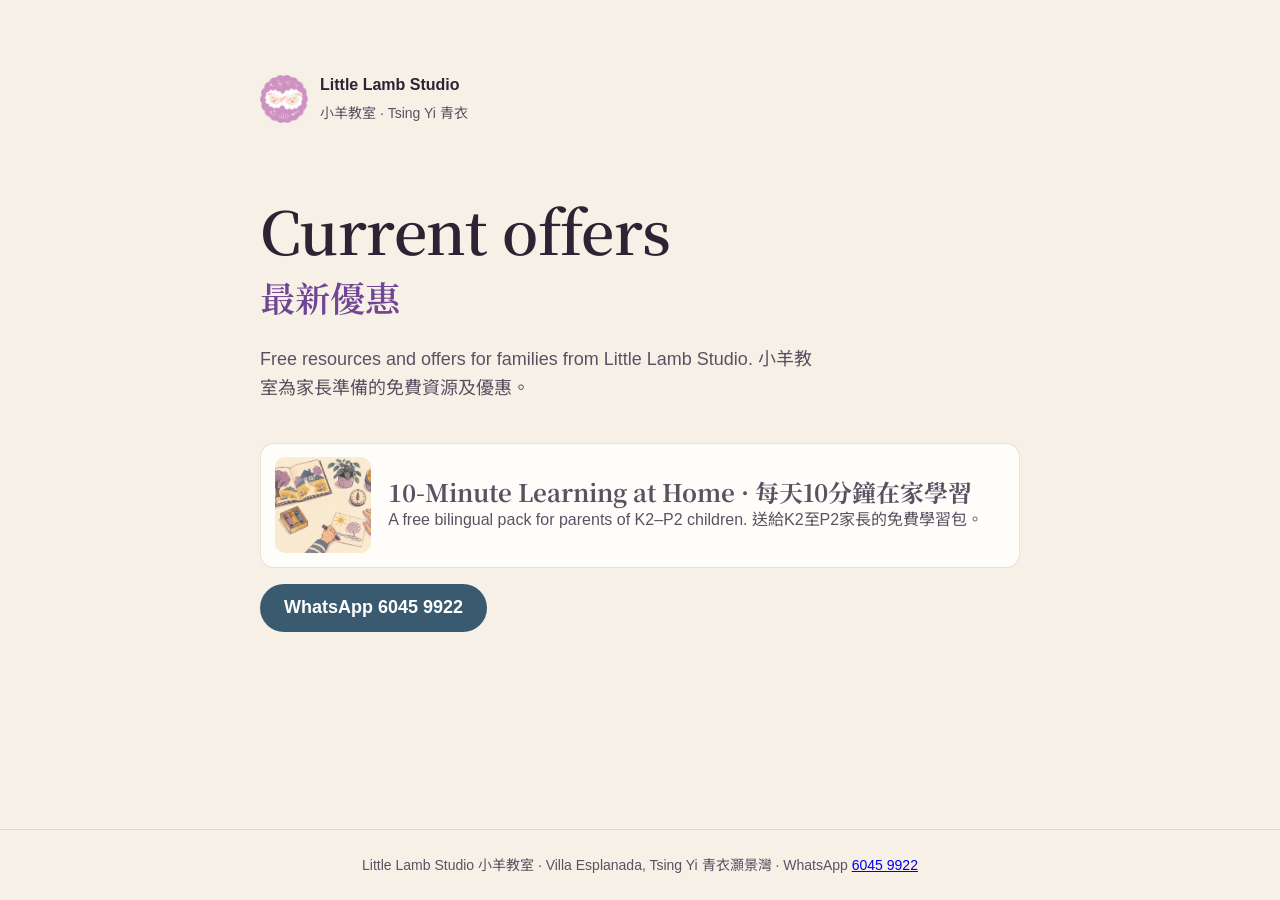
<file: index.html>
<!DOCTYPE html>
<html lang="en">
<head>
<meta charset="utf-8">
<meta name="viewport" content="width=device-width, initial-scale=1">
<title>Offers · 優惠 · Little Lamb Studio</title>
<meta name="description" content="Current offers from Little Lamb Studio, Tsing Yi.">
<link rel="icon" href="/shared/logo.png">
<link href="https://api.fontshare.com/v2/css?f[]=gambetta@500,600&f[]=satoshi@400,500,700&display=swap" rel="stylesheet">
<link href="https://fonts.googleapis.com/css2?family=Noto+Sans+HK:wght@400;500;700&family=Noto+Serif+HK:wght@600;700&display=swap" rel="stylesheet">
<link rel="stylesheet" href="/shared/brand.css">
<link rel="stylesheet" href="/shared/simple.css">
</head>
<body>
<main>
<a class="brand" href="/"><img src="/shared/logo.png" alt="" width="48" height="48"><span><b>Little Lamb Studio</b><small>小羊教室 · Tsing Yi 青衣</small></span></a>
<h1>Current offers</h1>
<p class="zh">最新優惠</p>
<p>Free resources and offers for families from Little Lamb Studio. 小羊教室為家長準備的免費資源及優惠。</p>
<ul class="offers">
  <li><a class="offer" href="/pack/"><img src="/pack/img/hero.jpg" alt=""><span><b>10-Minute Learning at Home · 每天10分鐘在家學習</b><span>A free bilingual pack for parents of K2–P2 children. 送給K2至P2家長的免費學習包。</span></span></a></li>
</ul>
<a class="wa" href="https://wa.me/85260459922">WhatsApp 6045 9922</a>
</main>
<footer>Little Lamb Studio 小羊教室 · Villa Esplanada, Tsing Yi 青衣灝景灣 · WhatsApp <a href="https://wa.me/85260459922">6045 9922</a></footer>
</body>
</html>
</file>
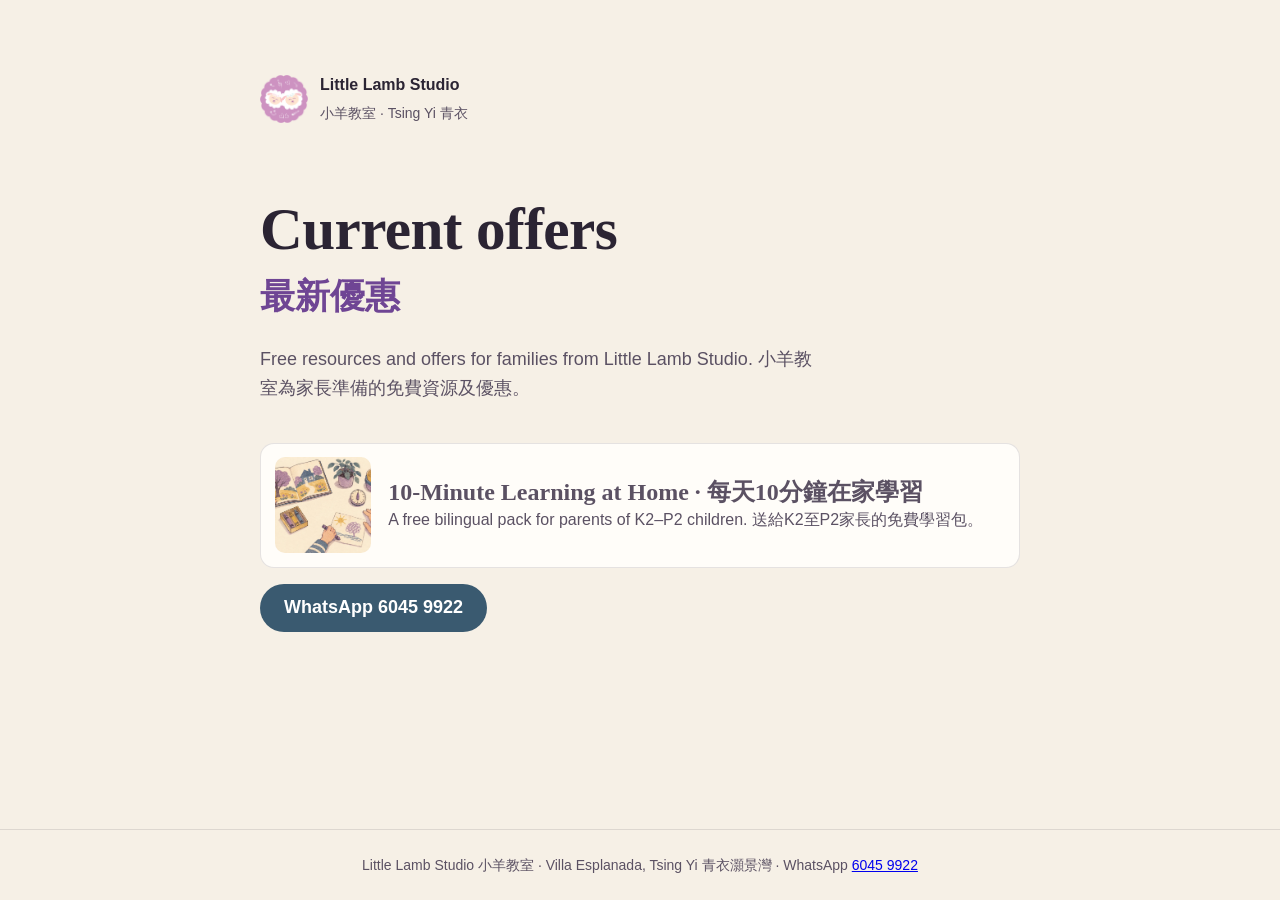
<file: december/index.html>
<!doctype html><html lang="en"><head><meta charset="utf-8"><meta name="robots" content="noindex"><title>Little Lamb Studio</title><meta http-equiv="refresh" content="0; url=/"><link rel="canonical" href="https://offers.littlelambstudio.com/"></head><body><p><a href="/">Little Lamb Studio offers</a></p></body></html>
</file>
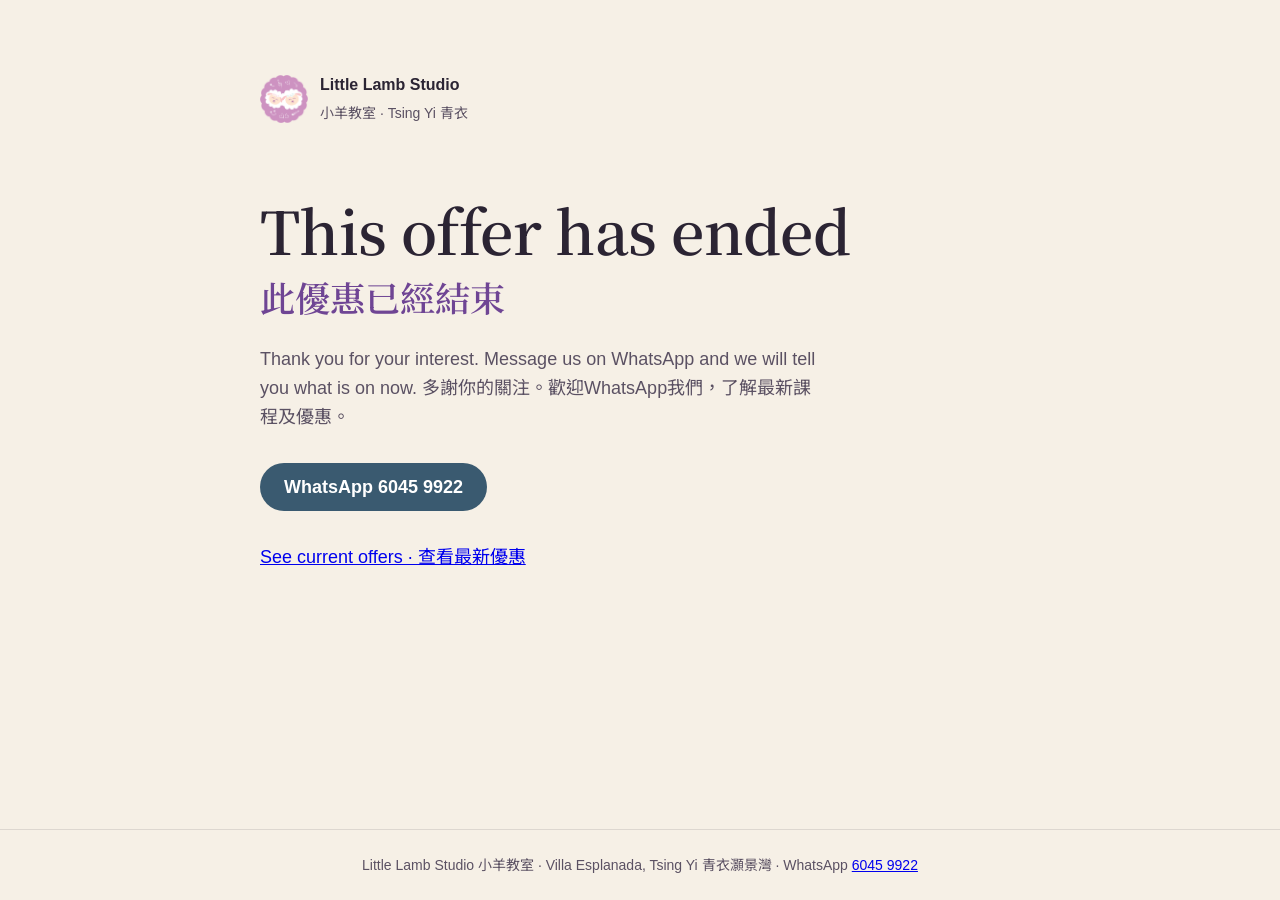
<file: ended/index.html>
<!DOCTYPE html>
<html lang="en">
<head>
<meta charset="utf-8">
<meta name="viewport" content="width=device-width, initial-scale=1">
<title>This offer has ended · 優惠已結束</title>
<meta name="robots" content="noindex">
<link rel="icon" href="/shared/logo.png">
<link href="https://api.fontshare.com/v2/css?f[]=gambetta@500,600&f[]=satoshi@400,500,700&display=swap" rel="stylesheet">
<link href="https://fonts.googleapis.com/css2?family=Noto+Sans+HK:wght@400;500;700&family=Noto+Serif+HK:wght@600;700&display=swap" rel="stylesheet">
<link rel="stylesheet" href="/shared/brand.css">
<link rel="stylesheet" href="/shared/simple.css">
</head>
<body>
<main>
<a class="brand" href="/"><img src="/shared/logo.png" alt="" width="48" height="48"><span><b>Little Lamb Studio</b><small>小羊教室 · Tsing Yi 青衣</small></span></a>
<h1>This offer has ended</h1>
<p class="zh">此優惠已經結束</p>
<p>Thank you for your interest. Message us on WhatsApp and we will tell you what is on now. 多謝你的關注。歡迎WhatsApp我們，了解最新課程及優惠。</p>
<a class="wa" href="https://wa.me/85260459922">WhatsApp 6045 9922</a>
<p style="margin-top:2rem"><a href="/">See current offers · 查看最新優惠</a></p>
</main>
<footer>Little Lamb Studio 小羊教室 · Villa Esplanada, Tsing Yi 青衣灝景灣 · WhatsApp <a href="https://wa.me/85260459922">6045 9922</a></footer>
</body>
</html>
</file>
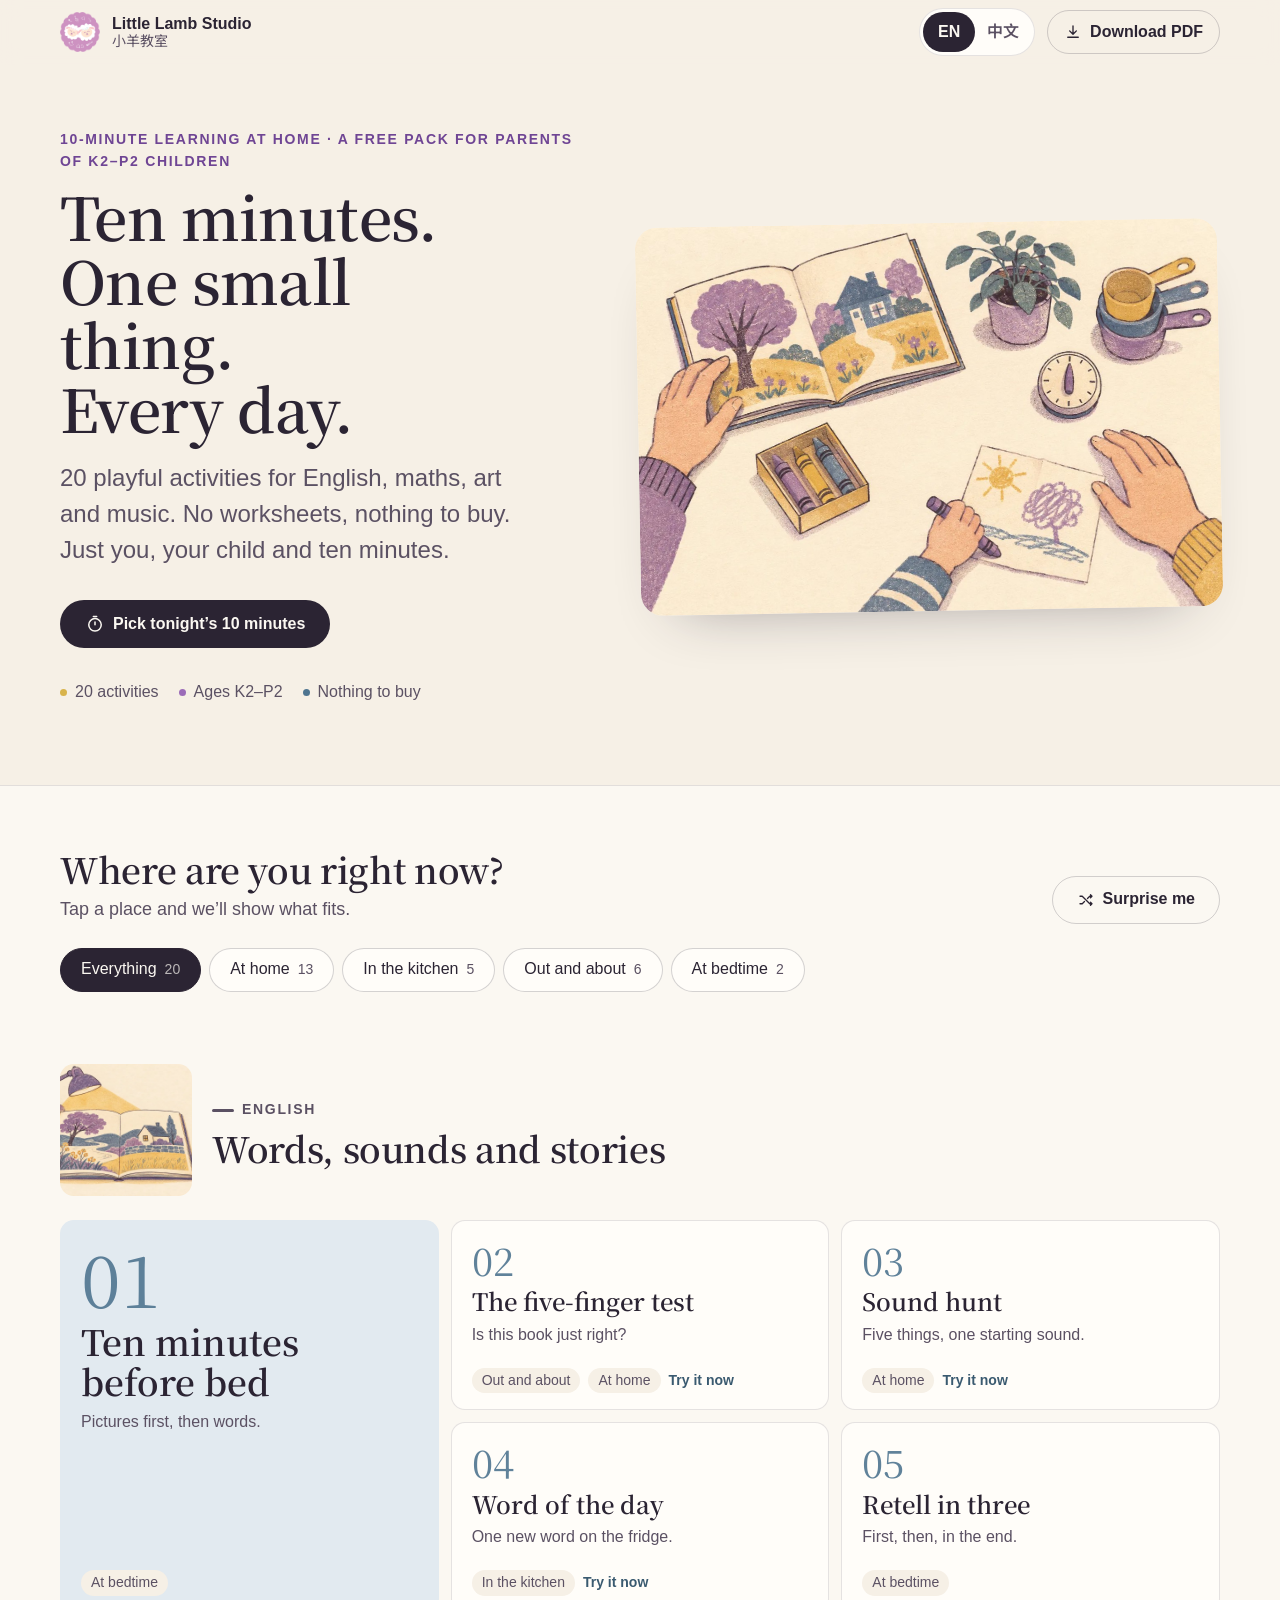
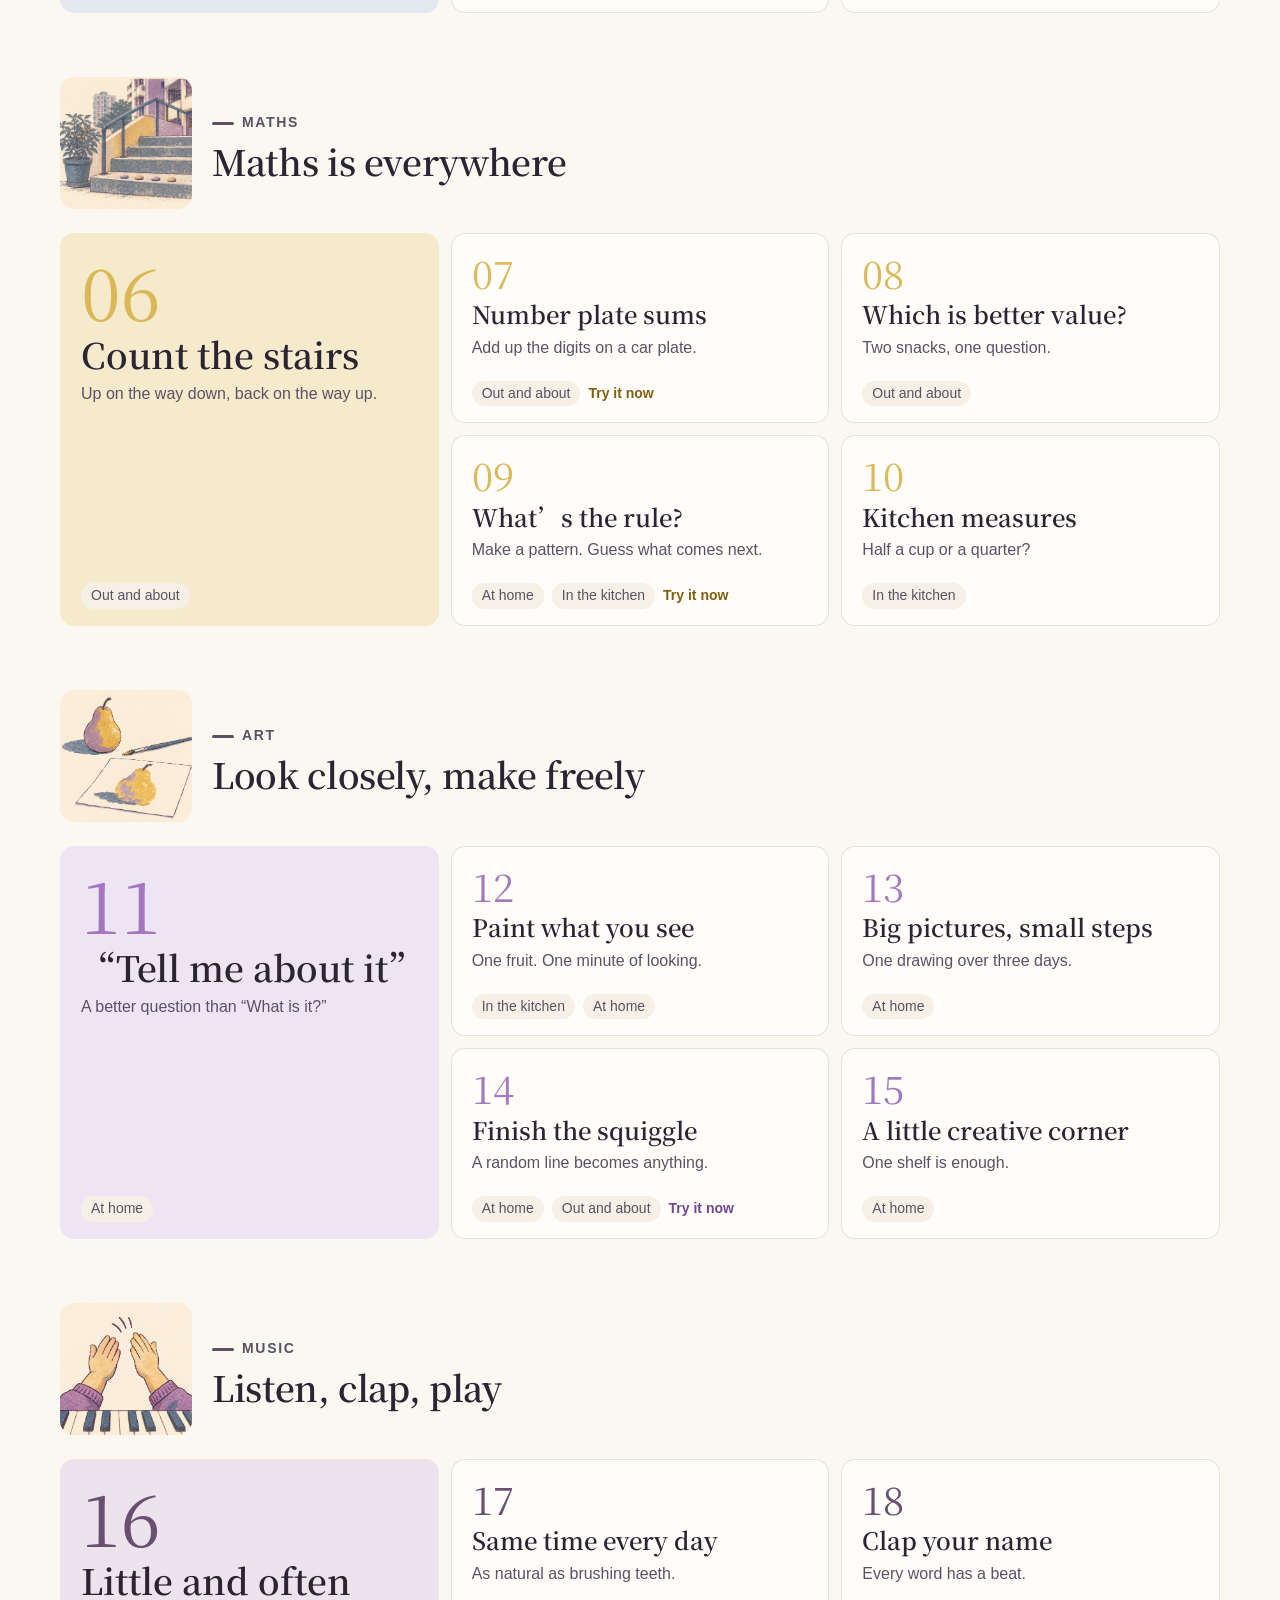
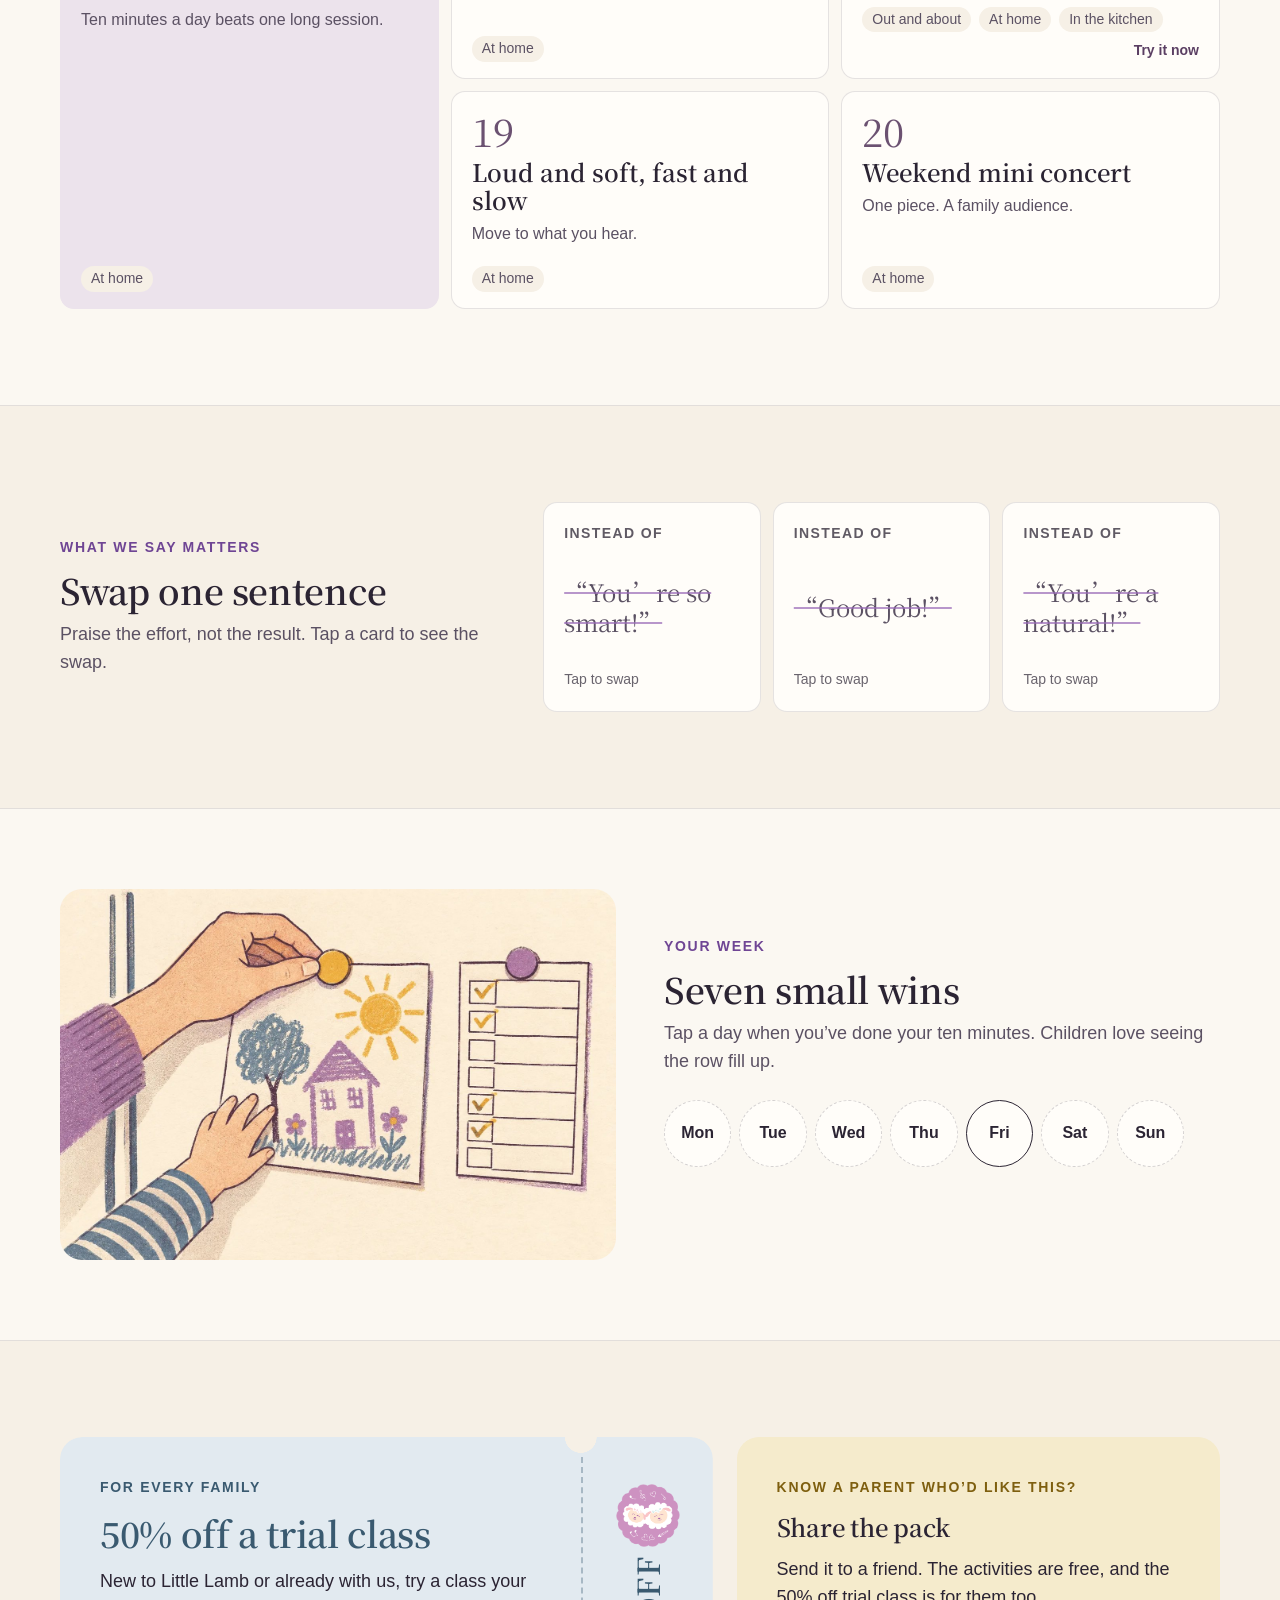
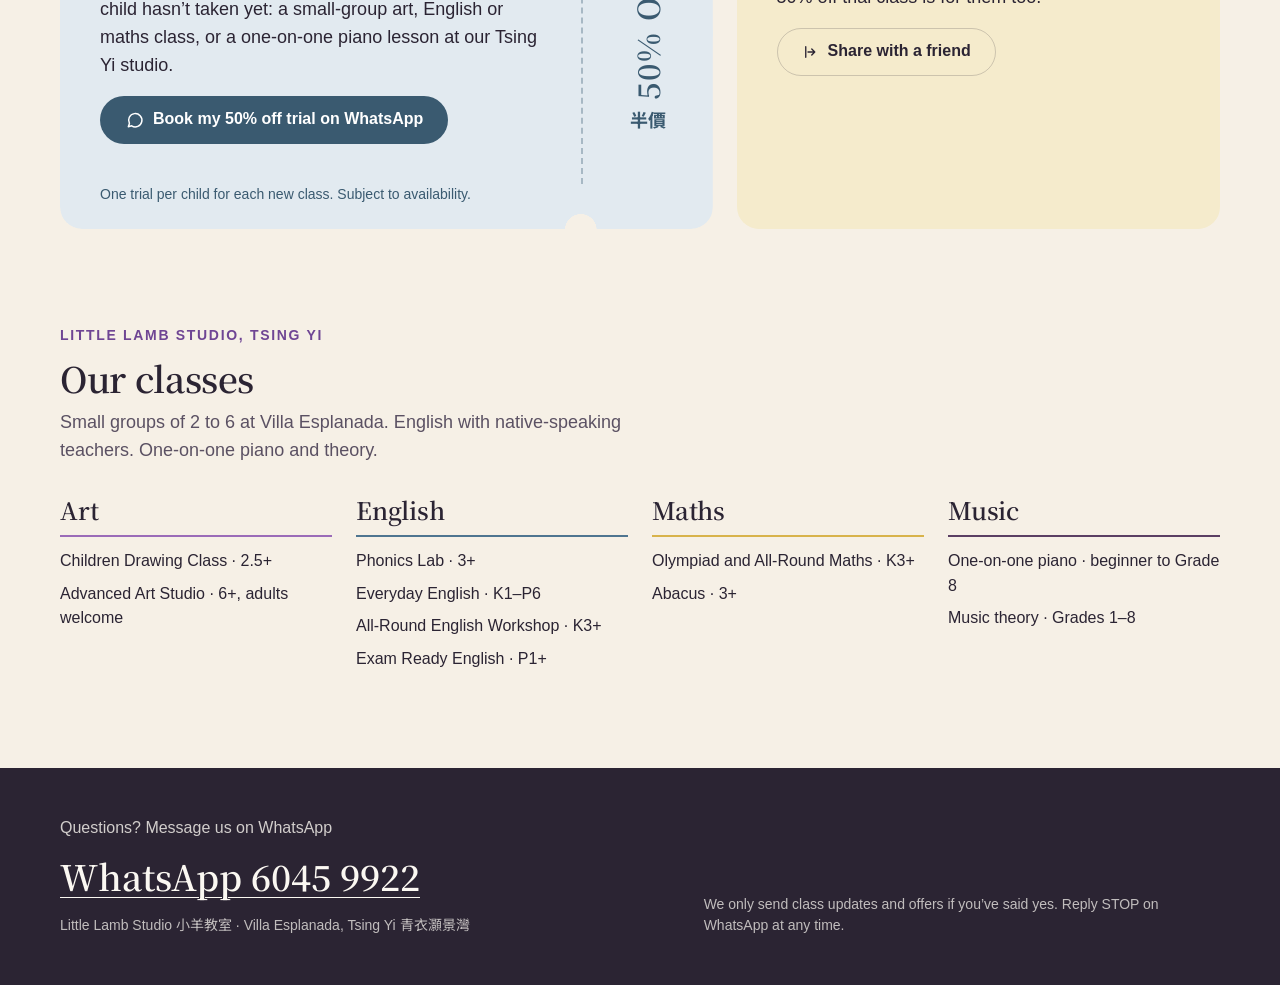
<file: pack/index.html>
<!DOCTYPE html>
<html lang="en">
<head>
<meta charset="utf-8">
<meta name="viewport" content="width=device-width, initial-scale=1">
<title>10-Minute Learning at Home · Little Lamb Studio</title>
<meta name="description" content="A free bilingual pack of 20 ten-minute English, maths, art and music activities for K2–P2 children, from Little Lamb Studio in Tsing Yi.">
<meta property="og:title" content="10-Minute Learning at Home · 每天10分鐘在家學習">
<meta property="og:description" content="20 playful ten-minute activities for K2–P2. Free from Little Lamb Studio, Tsing Yi.">
<meta property="og:image" content="https://offers.littlelambstudio.com/pack/img/og.jpg">
<meta property="og:url" content="https://offers.littlelambstudio.com/pack/">
<meta property="og:type" content="website">
<meta name="twitter:card" content="summary_large_image">
<link rel="canonical" href="https://offers.littlelambstudio.com/pack/">
<link rel="icon" href="../shared/logo.png">
<link rel="preconnect" href="https://api.fontshare.com" crossorigin>
<link rel="preconnect" href="https://fonts.googleapis.com">
<link rel="preconnect" href="https://fonts.gstatic.com" crossorigin>
<link href="https://api.fontshare.com/v2/css?f[]=gambetta@500,600&f[]=satoshi@400,500,700&display=swap" rel="stylesheet">
<link href="https://fonts.googleapis.com/css2?family=Noto+Sans+HK:wght@400;500;700&family=Noto+Serif+HK:wght@600;700&display=swap" rel="stylesheet">
<link rel="stylesheet" href="../shared/brand.css">
<link rel="stylesheet" href="style.css">
</head>
<body>
<a class="skip" href="#activities" data-t="skip">Skip to activities</a>

<header class="bar">
  <div class="wrap bar-in">
    <a class="brand" href="#top" aria-label="Little Lamb Studio">
      <img src="../shared/logo.png" alt="" width="40" height="40">
      <span><b>Little Lamb Studio</b><small>小羊教室</small></span>
    </a>
    <div class="bar-actions">
      <div class="lang" role="group" aria-label="Language 語言">
        <button type="button" data-lang="en" aria-pressed="true">EN</button>
        <button type="button" data-lang="zh" aria-pressed="false">中文</button>
      </div>
      <a class="btn btn-ghost btn-sm dl" id="dlTop" href="pdf/LLS_10-Minute_Learning_EN.pdf" download><svg aria-hidden="true" viewBox="0 0 24 24" width="18" height="18"><path d="M12 4v11m0 0-4.5-4.5M12 15l4.5-4.5M5 19h14" fill="none" stroke="currentColor" stroke-width="1.8" stroke-linecap="round" stroke-linejoin="round"/></svg><span data-t="download">Download PDF</span></a>
    </div>
  </div>
</header>

<main id="top">
  <section class="hero">
    <div class="wrap hero-grid">
      <div class="hero-copy">
        <p class="print-only print-brand"><img src="../shared/logo.png" alt="" width="44" height="44"><span>Little Lamb Studio 小羊教室<a href="https://wa.me/85260459922">WhatsApp 6045 9922</a></span></p>
        <p class="kicker"><span data-t="title"></span> · <span data-t="kicker"></span></p>
        <h1 data-t="heroLine"></h1>
        <p class="lede" data-t="heroSub"></p>
        <div class="hero-cta">
          <button class="btn btn-primary" id="pickBtn" type="button"><svg aria-hidden="true" viewBox="0 0 24 24" width="20" height="20"><circle cx="12" cy="13" r="7.5" fill="none" stroke="currentColor" stroke-width="1.8"/><path d="M12 13V9.5M10 3h4" fill="none" stroke="currentColor" stroke-width="1.8" stroke-linecap="round"/></svg><span data-t="pick"></span></button>
        </div>
        <ul class="facts" id="facts"></ul>
      </div>
      <figure class="hero-art">
        <img src="img/hero.jpg" width="1400" height="933" alt="An illustrated kitchen table with a picture book, crayons, measuring cups and a timer, with a parent's and a child's hands reaching in.">
      </figure>
    </div>
  </section>

  <section class="finder" id="activities" aria-labelledby="whereTitle">
    <div class="wrap">
      <div class="finder-head">
        <div>
          <h2 id="whereTitle" data-t="whereTitle"></h2>
          <p class="muted" data-t="whereSub"></p>
        </div>
        <button class="btn btn-ghost" id="surpriseBtn" type="button"><svg aria-hidden="true" viewBox="0 0 24 24" width="18" height="18"><path d="M4 7h3l10 10h3M4 17h3l3-3m4-4 3-3h3m0 0-2-2m2 2-2 2m2 8-2-2m2 2-2 2" fill="none" stroke="currentColor" stroke-width="1.7" stroke-linecap="round" stroke-linejoin="round"/></svg><span data-t="surprise"></span></button>
      </div>
      <div class="chips" id="chips" role="group"></div>
    </div>
    <div id="subjects"></div>
  </section>

  <section class="praise" aria-labelledby="praiseTitle">
    <div class="wrap praise-grid">
      <div class="praise-copy">
        <p class="kicker" data-t="praiseKicker"></p>
        <h2 id="praiseTitle" data-t="praiseTitle"></h2>
        <p class="muted" data-t="praiseSub"></p>
      </div>
      <div class="flips" id="flips"></div>
    </div>
  </section>

  <section class="week" aria-labelledby="weekTitle">
    <div class="wrap week-grid">
      <figure class="week-art"><img src="img/together.jpg" width="1400" height="933" loading="lazy" alt="A parent's hand and a child's hand putting a drawing on the fridge beside a weekly tick chart."></figure>
      <div>
        <p class="kicker" data-t="weekKicker"></p>
        <h2 id="weekTitle" data-t="weekTitle"></h2>
        <p class="muted screen-only" data-t="weekSub"></p>
        <p class="muted print-only" data-t="weekPrint"></p>
        <div class="days" id="days" role="group"></div>
        <p class="week-count" id="weekCount" aria-live="polite"></p>
      </div>
    </div>
  </section>

  <section class="offers" aria-labelledby="trialTitle">
    <div class="wrap offers-grid">
      <article class="ticket">
        <div class="ticket-main">
          <p class="kicker" data-t="trialKicker"></p>
          <h2 id="trialTitle" data-t="trialTitle"></h2>
          <p data-t="trialBody"></p>
          <a class="btn btn-wa screen-only" id="trialBtn" href="#" target="_blank" rel="noopener"><svg aria-hidden="true" viewBox="0 0 24 24" width="20" height="20"><path d="M4 20l1.3-3.9A8 8 0 1 1 8 19z" fill="none" stroke="currentColor" stroke-width="1.8" stroke-linejoin="round"/></svg><span data-t="trialBtn"></span></a>
          <a class="print-only print-wa" href="https://wa.me/85260459922?text=TRIAL%20%E8%A9%A6%E5%A0%82" data-t="trialPrintBtn"></a>
          <p class="print-only small" data-t="trialPrint"></p>
        </div>
        <div class="ticket-stub">
          <img src="../shared/logo.png" alt="" width="64" height="64">
          <span class="stub-free">50% OFF</span>
          <span class="stub-zh">半價</span>
        </div>
        <p class="small ticket-small" data-t="trialSmall"></p>
      </article>
      <article class="refer">
        <p class="kicker" data-t="referKicker"></p>
        <h3 data-t="referTitle"></h3>
        <p data-t="referBody"></p>
        <button class="btn btn-ghost screen-only" id="shareBtn" type="button"><svg aria-hidden="true" viewBox="0 0 24 24" width="18" height="18"><path d="M8 12h8m-3-4 4 4-4 4M5 5v14" fill="none" stroke="currentColor" stroke-width="1.8" stroke-linecap="round" stroke-linejoin="round"/></svg><span data-t="shareBtn"></span></button>
        <p class="share-note muted" id="shareNote" aria-live="polite"></p>
      </article>
    </div>
  </section>

  <section class="classes" aria-labelledby="classesTitle">
    <div class="wrap">
      <p class="kicker" data-t="classesKicker"></p>
      <h2 id="classesTitle" data-t="classesTitle"></h2>
      <p class="muted narrow" data-t="classesSub"></p>
      <div class="class-cols" id="classCols"></div>
    </div>
  </section>
</main>

<footer class="foot">
  <div class="wrap foot-in">
    <div>
      <p class="foot-ask" data-t="contact"></p>
      <p class="print-only small" data-t="tapLink"></p>
      <a class="wa-big" id="waBig" href="https://wa.me/85260459922" target="_blank" rel="noopener">WhatsApp 6045 9922</a>
      <p class="small">Little Lamb Studio 小羊教室 · Villa Esplanada, Tsing Yi 青衣灝景灣</p>
    </div>
    <p class="small consent" data-t="consent"></p>
  </div>
</footer>

<dialog id="sheet" aria-labelledby="sheetTitle">
  <div class="sheet-in">
    <div class="sheet-top">
      <span class="tag" id="sheetTag"></span>
      <button class="icon-btn" id="sheetClose" type="button"><svg aria-hidden="true" viewBox="0 0 24 24" width="22" height="22"><path d="M6 6l12 12M18 6 6 18" stroke="currentColor" stroke-width="1.8" stroke-linecap="round"/></svg><span class="sr" data-t="close"></span></button>
    </div>
    <h2 id="sheetTitle"></h2>
    <p class="sheet-hook" id="sheetHook"></p>
    <ol class="steps" id="sheetSteps"></ol>
    <div class="bubble"><span class="bubble-k" data-t="ask"></span><p id="sheetAsk"></p></div>
    <div class="widget" id="sheetWidget"></div>
    <div class="timer" id="timer">
      <svg viewBox="0 0 120 120" class="ring" aria-hidden="true"><circle cx="60" cy="60" r="52" class="ring-bg"/><circle cx="60" cy="60" r="52" class="ring-fg" id="ringFg"/></svg>
      <div class="timer-side">
        <span class="timer-k" data-t="timer"></span>
        <span class="timer-v" id="timerV" aria-live="off">10:00</span>
        <div class="timer-btns">
          <button class="btn btn-sm btn-primary" id="tStart" type="button" data-t="start"></button>
          <button class="btn btn-sm btn-ghost" id="tReset" type="button" data-t="reset"></button>
        </div>
      </div>
    </div>
    <p class="time-up" id="timeUp" aria-live="polite"></p>
    <button class="btn btn-done" id="doneBtn" type="button" aria-pressed="false"></button>
  </div>
</dialog>

<script src="data.js"></script>
<script src="app.js"></script>
</body>
</html>
</file>
<file: shared/brand.css>
/* Little Lamb Studio offers: shared brand tokens. Every promo links this first. */
/* Fonts: each page links Gambetta + Satoshi (Fontshare) and Noto Sans/Serif HK (Google). */
:root{
  --paper:#F6F0E6; --paper-2:#FBF8F2; --card:#FFFDF9;
  --ink:#2B2433; --ink-2:#5B5163; --line:rgba(43,36,51,.12); --line-2:rgba(43,36,51,.2);
  --lilac:#9B6BB8; --lilac-ink:#6F4594; --lilac-soft:#EEE5F4;
  --ochre:#D8B34B; --ochre-ink:#7E5F0F; --ochre-soft:#F5EBCC;
  --slate:#4F7590; --slate-ink:#3A5A70; --slate-soft:#E2EAF0;
  --plum:#5B3F63; --plum-soft:#ECE3EC;
  --wa:#3A5A70;
  --f-display:'Gambetta',Georgia,'Noto Serif HK',serif;
  --f-body:'Satoshi','Helvetica Neue',Arial,'Noto Sans HK',sans-serif;
  --text-xs:clamp(.75rem,.7rem + .25vw,.875rem);
  --text-sm:clamp(.875rem,.8rem + .35vw,1rem);
  --text-base:clamp(1rem,.95rem + .25vw,1.125rem);
  --text-lg:clamp(1.125rem,1rem + .75vw,1.5rem);
  --text-xl:clamp(1.5rem,1.2rem + 1.25vw,2.25rem);
  --text-2xl:clamp(2.1rem,1.3rem + 3vw,4rem);
  --s1:.25rem;--s2:.5rem;--s3:.75rem;--s4:1rem;--s5:1.25rem;--s6:1.5rem;--s8:2rem;--s10:2.5rem;--s12:3rem;--s16:4rem;--s20:5rem;--s24:6rem;
  --r-sm:8px;--r-md:14px;--r-lg:22px;
  --ease:cubic-bezier(.16,1,.3,1);
}
</file>
<file: shared/simple.css>
*,*::before,*::after{box-sizing:border-box}
body{margin:0;background:var(--paper);color:var(--ink);font-family:var(--f-body);font-size:var(--text-base);line-height:1.6;-webkit-font-smoothing:antialiased;min-height:100dvh;display:flex;flex-direction:column}
main{flex:1;width:min(760px,100% - 2.5rem);margin:0 auto;padding:clamp(2rem,6vw,4.5rem) 0}
.brand{display:flex;align-items:center;gap:.75rem;text-decoration:none;color:inherit;margin-bottom:clamp(2.5rem,7vw,4.5rem)}
.brand img{width:48px;height:48px}.brand b{display:block;font-size:var(--text-sm)}.brand small{color:var(--ink-2);font-size:var(--text-xs)}
h1{font-family:var(--f-display);font-weight:600;font-size:var(--text-2xl);line-height:1.08;margin:0 0 .4rem;letter-spacing:-.01em}
.zh{font-family:'Noto Serif HK',serif;font-weight:600;font-size:var(--text-xl);margin:0 0 1.25rem;color:var(--lilac-ink)}
p{margin:0 0 1rem;max-width:56ch;color:var(--ink-2)}
.offers{list-style:none;padding:0;margin:2.5rem 0 0;display:grid;gap:.75rem}
.offer{display:grid;grid-template-columns:96px 1fr;gap:1.1rem;align-items:center;background:var(--card);border:1px solid var(--line);border-radius:var(--r-md);padding:.85rem;text-decoration:none;color:inherit;transition:transform .3s var(--ease),box-shadow .3s var(--ease)}
.offer:hover{transform:translateY(-2px);box-shadow:0 16px 28px -20px rgba(43,36,51,.45)}
.offer img{width:96px;height:96px;object-fit:cover;border-radius:10px}
.offer b{font-family:var(--f-display);font-size:var(--text-lg);display:block;line-height:1.2}
.offer span{color:var(--ink-2);font-size:var(--text-sm)}
.wa{display:inline-flex;align-items:center;gap:.5rem;min-height:48px;padding:0 1.5rem;border-radius:999px;background:var(--slate-ink);color:#fff;text-decoration:none;font-weight:700;margin-top:1rem}
footer{border-top:1px solid var(--line);padding:1.5rem 1.25rem;text-align:center;font-size:var(--text-xs);color:var(--ink-2)}
</file>
<file: pack/style.css>
*,*::before,*::after{box-sizing:border-box}
html{-webkit-text-size-adjust:100%;scroll-behavior:smooth;scroll-padding-top:80px}
body{margin:0;background:var(--paper);color:var(--ink);font-family:var(--f-body);font-size:var(--text-base);line-height:1.55;-webkit-font-smoothing:antialiased}
html[lang="zh-HK"] body{line-height:1.7;letter-spacing:.01em}
img{max-width:100%;display:block;height:auto}
h1,h2,h3{font-family:var(--f-display);font-weight:600;line-height:1.08;margin:0;letter-spacing:-.01em;text-wrap:balance}
html[lang="zh-HK"] h1,html[lang="zh-HK"] h2,html[lang="zh-HK"] h3{letter-spacing:.02em;line-height:1.25}
p{margin:0}
button{font:inherit;color:inherit}
a{color:inherit}
:focus-visible{outline:2.5px solid var(--slate);outline-offset:3px;border-radius:6px}
.wrap{width:min(1160px,100% - 2*clamp(1.1rem,4vw,2.5rem));margin-inline:auto}
.muted{color:var(--ink-2)}
.small{font-size:var(--text-xs);color:var(--ink-2)}
.strong{font-weight:700}
.narrow{max-width:58ch}
.kicker{font-size:var(--text-xs);font-weight:600;letter-spacing:.12em;text-transform:uppercase;color:var(--lilac-ink);margin-bottom:var(--s3)}
html[lang="zh-HK"] .kicker{letter-spacing:.08em}
.sr{position:absolute;width:1px;height:1px;overflow:hidden;clip:rect(0 0 0 0);white-space:nowrap}
.skip{position:absolute;left:-999px;top:0;background:var(--ink);color:#fff;padding:var(--s2) var(--s4);z-index:99}
.skip:focus{left:var(--s4);top:var(--s4)}
.print-only{display:none}

/* buttons */
.btn{display:inline-flex;align-items:center;gap:var(--s2);min-height:48px;padding:0 var(--s6);border-radius:999px;border:1.5px solid transparent;font-weight:600;font-size:var(--text-sm);text-decoration:none;cursor:pointer;transition:transform .25s var(--ease),background .2s,box-shadow .25s var(--ease);white-space:nowrap}
.btn:active{transform:scale(.97)}
.btn-sm{min-height:44px;padding:0 var(--s4)}
.btn-primary{background:var(--ink);color:var(--paper-2)}
.btn-primary:hover{background:#3d3346;box-shadow:0 8px 20px -10px rgba(43,36,51,.6)}
.btn-ghost{background:transparent;border-color:var(--line-2)}
.btn-ghost:hover{background:var(--card);border-color:var(--ink)}
.btn-wa{background:var(--wa);color:#fff}
.btn-wa:hover{background:#2f4b5e}
.icon-btn{width:44px;height:44px;border-radius:50%;border:0;background:transparent;display:grid;place-items:center;cursor:pointer}
.icon-btn:hover{background:var(--paper)}

/* header */
.bar{position:sticky;top:0;z-index:20;background:rgba(246,240,230,.88);backdrop-filter:blur(10px);-webkit-backdrop-filter:blur(10px);border-bottom:1px solid transparent;transition:border-color .2s}
.bar.scrolled{border-color:var(--line)}
.bar-in{display:flex;align-items:center;justify-content:space-between;gap:var(--s4);min-height:64px}
.brand{display:flex;align-items:center;gap:var(--s3);text-decoration:none}
.brand img{width:40px;height:40px}
.brand span{display:flex;flex-direction:column;line-height:1.15}
.brand b{font-size:var(--text-sm);font-weight:600}
.brand small{font-size:var(--text-xs);color:var(--ink-2)}
.bar-actions{display:flex;align-items:center;gap:var(--s3)}
.lang{display:inline-flex;padding:3px;border-radius:999px;background:var(--card);border:1px solid var(--line)}
.lang button{border:0;background:transparent;min-width:52px;min-height:40px;padding:0 var(--s3);border-radius:999px;font-weight:600;font-size:var(--text-sm);cursor:pointer;color:var(--ink-2);transition:background .2s,color .2s}
.lang button[aria-pressed="true"]{background:var(--ink);color:var(--paper-2)}

/* hero */
.hero{padding-block:clamp(var(--s8),5vw,var(--s16)) clamp(var(--s12),7vw,var(--s20))}
.hero-grid{display:grid;grid-template-columns:1fr;gap:var(--s8);align-items:center}
.hero h1{font-size:var(--text-2xl);max-width:14ch}
html[lang="zh-HK"] .hero h1{max-width:10em}
.lede{font-size:var(--text-lg);line-height:1.5;color:var(--ink-2);margin-top:var(--s5);max-width:36ch}
html[lang="zh-HK"] .lede{max-width:26em;font-size:clamp(1.05rem,1rem + .5vw,1.3rem)}
.hero-cta{display:flex;flex-wrap:wrap;gap:var(--s3);margin-top:var(--s8)}
.facts{list-style:none;padding:0;margin:var(--s8) 0 0;display:flex;flex-wrap:wrap;gap:var(--s2) var(--s5);font-size:var(--text-sm);color:var(--ink-2)}
.facts li{display:flex;align-items:center;gap:var(--s2)}
.facts li::before{content:"";width:7px;height:7px;border-radius:50%;background:var(--ochre)}
.facts li:nth-child(2)::before{background:var(--lilac)}
.facts li:nth-child(3)::before{background:var(--slate)}
.hero-art{margin:0;border-radius:var(--r-lg);overflow:hidden;box-shadow:0 30px 60px -40px rgba(43,36,51,.45);transform:rotate(-1deg)}
@media (min-width:900px){.hero-grid{grid-template-columns:1fr 1.1fr;gap:var(--s12)}}

/* finder */
.finder{background:var(--paper-2);border-block:1px solid var(--line);padding-block:clamp(var(--s10),6vw,var(--s16)) var(--s8)}
.finder-head{display:flex;flex-wrap:wrap;align-items:flex-end;justify-content:space-between;gap:var(--s4)}
.finder h2{font-size:var(--text-xl)}
.finder-head .muted{margin-top:var(--s2)}
.chips{display:flex;gap:var(--s2);margin-top:var(--s6);overflow-x:auto;padding-bottom:var(--s2);scrollbar-width:none}
.chips::-webkit-scrollbar{display:none}
.chip{flex:none;min-height:44px;padding:0 var(--s5);border-radius:999px;border:1.5px solid var(--line-2);background:var(--card);font-weight:500;font-size:var(--text-sm);cursor:pointer;display:inline-flex;align-items:center;gap:var(--s2);transition:all .2s}
.chip .n{font-size:var(--text-xs);color:var(--ink-2);font-variant-numeric:tabular-nums}
.chip[aria-pressed="true"]{background:var(--ink);border-color:var(--ink);color:var(--paper-2)}
.chip[aria-pressed="true"] .n{color:rgba(251,248,242,.7)}

.subject{padding-block:clamp(var(--s10),5vw,var(--s16)) 0}
.subject[hidden]{display:none}
.subj-head{display:grid;grid-template-columns:auto 1fr;gap:var(--s5);align-items:center;margin-bottom:var(--s6)}
.subj-head img{width:clamp(88px,14vw,132px);aspect-ratio:1;object-fit:cover;border-radius:var(--r-md)}
.subj-head h3{font-size:var(--text-xl)}
.subj-head p{color:var(--ink-2);margin-top:var(--s1)}
.subj-k{font-size:var(--text-xs);font-weight:600;letter-spacing:.12em;text-transform:uppercase;margin-bottom:var(--s2);display:inline-flex;align-items:center;gap:var(--s2)}
.subj-k::before{content:"";width:22px;height:3px;border-radius:2px;background:currentColor}
.cards{display:grid;grid-template-columns:1fr;gap:var(--s3)}
@media (min-width:640px){.cards{grid-template-columns:1fr 1fr}}
@media (min-width:1000px){.cards{grid-template-columns:repeat(3,1fr)}.cards .card:first-child{grid-row:span 2}}
.card{position:relative;text-align:left;border:1px solid var(--line);background:var(--card);border-radius:var(--r-md);padding:var(--s5) var(--s5) var(--s4);cursor:pointer;display:flex;flex-direction:column;gap:var(--s2);min-height:148px;transition:transform .3s var(--ease),box-shadow .3s var(--ease),border-color .2s}
.card:hover{transform:translateY(-3px);box-shadow:0 18px 30px -22px rgba(43,36,51,.45);border-color:var(--line-2)}
.card.flash{animation:flash 1.6s var(--ease)}
@keyframes flash{0%,100%{box-shadow:0 0 0 0 transparent}30%{box-shadow:0 0 0 6px var(--ochre)}}
.card .num{font-family:var(--f-display);font-size:2.4rem;line-height:1;color:var(--accent);opacity:.9}
.cards .card:first-child{background:var(--soft);border-color:transparent}
@media (min-width:1000px){.cards .card:first-child .num{font-size:4.5rem}.cards .card:first-child .c-title{font-size:var(--text-xl)}}
.c-title{font-family:var(--f-display);font-weight:600;font-size:var(--text-lg);line-height:1.15}
.c-hook{color:var(--ink-2);font-size:var(--text-sm)}
.c-foot{margin-top:auto;padding-top:var(--s3);display:flex;flex-wrap:wrap;gap:var(--s2);align-items:center;font-size:var(--text-xs);color:var(--ink-2)}
.c-place{padding:2px 10px;border-radius:999px;background:var(--paper)}
.c-try{margin-left:auto;font-weight:600;color:var(--accent-ink)}
.c-done{position:absolute;top:var(--s4);right:var(--s4);width:28px;height:28px;border-radius:50%;background:var(--accent);color:#fff;display:none;place-items:center}
.card.is-done .c-done{display:grid}
.detail{display:none}
.s-en{--accent:var(--slate);--accent-ink:var(--slate-ink);--soft:var(--slate-soft)}
.s-ma{--accent:var(--ochre);--accent-ink:var(--ochre-ink);--soft:var(--ochre-soft)}
.s-ar{--accent:var(--lilac);--accent-ink:var(--lilac-ink);--soft:var(--lilac-soft)}
.s-mu{--accent:var(--plum);--accent-ink:var(--plum);--soft:var(--plum-soft)}
.subj-k{color:var(--accent-ink)}
.finder-end{height:clamp(var(--s10),5vw,var(--s16))}

/* praise */
.praise{padding-block:clamp(var(--s16),9vw,var(--s24))}
.praise-grid{display:grid;gap:var(--s8)}
@media (min-width:900px){.praise-grid{grid-template-columns:.8fr 1.2fr;align-items:center}}
.praise h2,.week h2,.classes h2{font-size:var(--text-xl);margin-bottom:var(--s3)}
.flips{display:grid;gap:var(--s3)}@media (max-width:639px){.flip,.flip-in{min-height:160px}}
@media (min-width:640px){.flips{grid-template-columns:repeat(3,1fr)}}
.flip{display:block;width:100%;perspective:900px;border:0;background:none;padding:0;cursor:pointer;min-height:210px;text-align:left}
.flip-in{display:block;position:relative;width:100%;height:100%;min-height:210px;transition:transform .6s var(--ease);transform-style:preserve-3d}
.flip[aria-pressed="true"] .flip-in{transform:rotateY(180deg)}
.face{position:absolute;inset:0;border-radius:var(--r-md);padding:var(--s5);display:flex;flex-direction:column;justify-content:space-between;backface-visibility:hidden;-webkit-backface-visibility:hidden}
.face-a{background:var(--card);border:1px solid var(--line)}
.face-b{background:var(--ink);color:var(--paper-2);transform:rotateY(180deg)}
.face small{font-size:var(--text-xs);font-weight:600;letter-spacing:.1em;text-transform:uppercase;opacity:.75}
.face q{quotes:none;font-family:var(--f-display);font-size:var(--text-lg);line-height:1.25}
.face-a q{text-decoration:line-through;text-decoration-color:rgba(155,107,184,.7);text-decoration-thickness:2px;color:var(--ink-2)}
.face .hint{font-size:var(--text-xs);opacity:.7;display:flex;align-items:center;gap:6px}

/* week */
.week{background:var(--paper-2);border-block:1px solid var(--line);padding-block:clamp(var(--s12),7vw,var(--s20))}
.week-grid{display:grid;gap:var(--s8);align-items:center}
@media (min-width:900px){.week-grid{grid-template-columns:1fr 1fr;gap:var(--s12)}}
.week-art{margin:0;border-radius:var(--r-lg);overflow:hidden}
.days{display:grid;grid-template-columns:repeat(7,1fr);gap:var(--s2);margin-top:var(--s6);max-width:520px}
.day{aspect-ratio:1;border-radius:50%;border:1.5px dashed var(--line-2);background:var(--card);cursor:pointer;display:grid;place-items:center;font-weight:600;font-size:var(--text-sm);min-width:40px;transition:all .3s var(--ease);position:relative}
.day svg{position:absolute;inset:22%;opacity:0;transform:scale(.4);transition:all .35s var(--ease)}
.day[aria-pressed="true"]{background:var(--lilac);border:1.5px solid var(--lilac);color:transparent}
.day[aria-pressed="true"] svg{opacity:1;transform:scale(1);color:#fff}
.day.today{border-color:var(--ink);border-style:solid}
.week-count{margin-top:var(--s4);font-weight:600;color:var(--lilac-ink);min-height:1.6em}

/* offers */
.offers{padding-block:clamp(var(--s16),9vw,var(--s24))}
.offers-grid{display:grid;gap:var(--s6)}
@media (min-width:900px){.offers-grid{grid-template-columns:1.35fr 1fr;align-items:stretch}}
.ticket{position:relative;display:grid;grid-template-columns:1fr auto;background:var(--slate-soft);border-radius:var(--r-lg);overflow:hidden;
  -webkit-mask:radial-gradient(circle 16px at calc(100% - 132px) 0,#0000 98%,#000) top/100% 51% no-repeat,radial-gradient(circle 16px at calc(100% - 132px) 100%,#0000 98%,#000) bottom/100% 51% no-repeat;
  mask:radial-gradient(circle 16px at calc(100% - 132px) 0,#0000 98%,#000) top/100% 51% no-repeat,radial-gradient(circle 16px at calc(100% - 132px) 100%,#0000 98%,#000) bottom/100% 51% no-repeat}
.ticket-main{padding:clamp(var(--s6),4vw,var(--s10));display:flex;flex-direction:column;gap:var(--s4);align-items:flex-start}
.ticket-main .kicker{color:var(--slate-ink);margin:0}
.ticket h2{font-size:var(--text-xl);color:var(--slate-ink)}
.ticket-stub{width:132px;border-left:2px dashed rgba(58,90,112,.35);display:flex;flex-direction:column;align-items:center;justify-content:center;gap:var(--s2);padding:var(--s4)}
.stub-free{font-family:var(--f-display);font-size:1.9rem;font-weight:600;color:var(--slate-ink);letter-spacing:.06em;writing-mode:vertical-rl;transform:rotate(180deg)}
.stub-zh{font-weight:700;color:var(--slate-ink)}
.ticket-small{grid-column:1/-1;padding:0 clamp(var(--s6),4vw,var(--s10)) var(--s6);color:var(--slate-ink)}
.refer{background:var(--ochre-soft);border-radius:var(--r-lg);padding:clamp(var(--s6),4vw,var(--s10));display:flex;flex-direction:column;gap:var(--s4);align-items:flex-start}
.refer .kicker{color:var(--ochre-ink);margin:0}
.refer h3{font-size:var(--text-lg)}
@media (max-width:520px){.ticket{grid-template-columns:1fr;-webkit-mask:none;mask:none}.ticket-stub{display:none}}

/* classes */
.classes{padding-block:0 clamp(var(--s16),9vw,var(--s24))}
.class-cols{display:grid;gap:var(--s6);margin-top:var(--s8)}
@media (min-width:640px){.class-cols{grid-template-columns:1fr 1fr}}
@media (min-width:1000px){.class-cols{grid-template-columns:repeat(4,1fr)}}
.class-col h3{font-size:var(--text-lg);padding-bottom:var(--s3);border-bottom:2px solid var(--accent);margin-bottom:var(--s3)}
.class-col ul{list-style:none;margin:0;padding:0;display:grid;gap:var(--s2);font-size:var(--text-sm)}

/* footer */
.foot{background:var(--ink);color:var(--paper-2);padding-block:var(--s12)}
.foot-in{display:grid;gap:var(--s6)}@media print{.foot-in{grid-template-columns:1.2fr 1fr!important;gap:6mm;align-items:end}}
@media (min-width:900px){.foot-in{grid-template-columns:1.2fr 1fr;align-items:end}}
.foot .small{color:rgba(251,248,242,.72)}
.foot-ask{font-size:var(--text-sm);opacity:.8}
.wa-big{display:inline-block;font-family:var(--f-display);font-size:var(--text-xl);font-weight:600;margin:var(--s2) 0 var(--s3);text-decoration-thickness:1px;text-underline-offset:6px}

/* sheet */
dialog#sheet{border:0;padding:0;background:transparent;max-width:none;max-height:none;width:100%;height:100%;margin:0}
dialog#sheet::backdrop{background:rgba(43,36,51,.42);backdrop-filter:blur(2px)}
.sheet-in{position:absolute;left:0;right:0;bottom:0;max-height:92dvh;overflow:auto;background:var(--card);border-radius:var(--r-lg) var(--r-lg) 0 0;padding:var(--s5) clamp(var(--s5),4vw,var(--s8)) var(--s8);animation:up .45s var(--ease)}
@keyframes up{from{transform:translateY(40px);opacity:0}}
@media (min-width:760px){.sheet-in{left:50%;top:50%;bottom:auto;width:min(620px,92vw);transform:translate(-50%,-50%);border-radius:var(--r-lg);animation:pop .4s var(--ease)}
@keyframes pop{from{transform:translate(-50%,-46%);opacity:0}}}
.sheet-top{display:flex;justify-content:space-between;align-items:center;margin-bottom:var(--s3)}
.tag{font-size:var(--text-xs);font-weight:600;letter-spacing:.1em;text-transform:uppercase;color:var(--accent-ink);background:var(--soft);padding:6px 12px;border-radius:999px}
#sheetTitle{font-size:var(--text-xl)}
.sheet-hook{color:var(--ink-2);margin-top:var(--s2)}
.steps{list-style:none;counter-reset:s;padding:0;margin:var(--s6) 0;display:grid;gap:var(--s3)}
.steps li{counter-increment:s;display:grid;grid-template-columns:36px 1fr;gap:var(--s3);align-items:baseline}
.steps li::before{content:counter(s);font-family:var(--f-display);font-size:1.5rem;font-weight:600;color:var(--accent)}
.bubble{position:relative;background:var(--soft);border-radius:var(--r-md) var(--r-md) var(--r-md) 4px;padding:var(--s4) var(--s5)}
.bubble-k{font-size:var(--text-xs);font-weight:600;letter-spacing:.1em;text-transform:uppercase;color:var(--accent-ink)}
.bubble p{font-family:var(--f-display);font-size:var(--text-lg);margin-top:var(--s1)}
.widget:empty{display:none}
.widget{margin-top:var(--s5);border:1.5px dashed var(--line-2);border-radius:var(--r-md);padding:var(--s5)}
.w-k{font-size:var(--text-xs);font-weight:600;letter-spacing:.1em;text-transform:uppercase;color:var(--ink-2);margin-bottom:var(--s3)}
.w-row{display:flex;flex-wrap:wrap;gap:var(--s3);align-items:center;margin-top:var(--s4)}
.plate{display:inline-flex;align-items:center;gap:.4em;background:#fff;border:2.5px solid var(--ink);border-radius:8px;padding:.15em .6em;font-family:var(--f-body);font-weight:600;font-size:clamp(1.8rem,7vw,2.6rem);letter-spacing:.08em;font-variant-numeric:tabular-nums}
.plate-sum{font-weight:600;color:var(--ochre-ink);font-size:var(--text-lg);min-height:1.5em}
.fingers{display:flex;gap:var(--s2)}
.finger{width:46px;height:72px;border-radius:23px 23px 12px 12px;border:1.5px solid var(--line-2);background:var(--paper);cursor:pointer;transition:all .25s var(--ease)}
.finger:nth-child(1){height:56px;margin-top:16px}.finger:nth-child(2){height:74px}.finger:nth-child(3){height:82px;margin-top:-8px}.finger:nth-child(4){height:74px}.finger:nth-child(5){height:60px;margin-top:12px}
.finger[aria-pressed="true"]{background:var(--slate);border-color:var(--slate);transform:translateY(-6px)}
.verdict{font-weight:600;color:var(--slate-ink);min-height:1.5em}
.big-sound{font-family:var(--f-display);font-size:4rem;line-height:1;color:var(--slate-ink)}
.word-card{background:var(--paper);border-radius:var(--r-sm);padding:var(--s4) var(--s5)}
.word-card b{font-family:var(--f-display);font-size:2.2rem;display:block}
.pattern{display:flex;gap:var(--s2);flex-wrap:wrap;align-items:center}
.pattern span{width:40px;height:40px;display:grid;place-items:center}
.pattern .q{border:2px dashed var(--line-2);border-radius:50%;font-weight:600;cursor:pointer}
.squig{width:100%;max-width:420px;aspect-ratio:4/3;background:var(--paper);border-radius:var(--r-sm)}
.claps{display:flex;gap:var(--s2);flex-wrap:wrap;align-items:center}
.beat{min-width:56px;height:56px;padding:0 var(--s3);border-radius:999px;background:var(--paper);display:grid;place-items:center;font-weight:600;font-size:1.2rem;transition:all .2s var(--ease)}
.beat.on{background:var(--plum);color:#fff;transform:scale(1.1)}
.timer{display:flex;align-items:center;gap:var(--s5);margin-top:var(--s6);padding-top:var(--s6);border-top:1px solid var(--line)}
.ring{width:92px;height:92px;transform:rotate(-90deg);flex:none}
.ring-bg{fill:none;stroke:var(--paper);stroke-width:9}
.ring-fg{fill:none;stroke:var(--accent);stroke-width:9;stroke-linecap:round;stroke-dasharray:326.7;stroke-dashoffset:0;transition:stroke-dashoffset 1s linear}
.timer-side{display:flex;flex-direction:column;gap:var(--s1)}
.timer-k{font-size:var(--text-xs);font-weight:600;letter-spacing:.1em;text-transform:uppercase;color:var(--ink-2)}
.timer-v{font-family:var(--f-display);font-size:2rem;font-variant-numeric:tabular-nums;line-height:1.1}
.timer-btns{display:flex;gap:var(--s2);margin-top:var(--s1)}
.time-up{color:var(--lilac-ink);font-weight:600;min-height:0;margin-top:var(--s3)}
.time-up:empty{display:none}
.btn-done{width:100%;justify-content:center;margin-top:var(--s5);background:var(--soft);color:var(--accent-ink);border-color:transparent}
.btn-done[aria-pressed="true"]{background:var(--accent-ink);color:#fff}
.share-note:empty{display:none}

@media (prefers-reduced-motion:reduce){*,*::before,*::after{animation-duration:.01ms!important;transition-duration:.01ms!important;scroll-behavior:auto!important}}

/* PRINT: a calm, complete A4 booklet from the same page */
@page{size:A4;margin:14mm 14mm 14mm}
@media print{
  :root{--text-base:10pt;--text-sm:9.5pt;--text-xs:8pt;--text-lg:13pt;--text-xl:20pt;--text-2xl:30pt}
  body{background:#fff;font-size:10pt}
  .bar,.skip,.finder-head,.chips,dialog,.screen-only,.c-foot,.c-done,.hero-cta,.share-note{display:none!important}
  .print-only{display:block}
  .wrap{width:100%}
  section{break-inside:auto}
  .hero{padding:0;min-height:262mm;display:flex;flex-direction:column;justify-content:center;break-after:page}
  .hero-grid{grid-template-columns:1fr;gap:10mm}
  .hero-art{order:-1;transform:none;box-shadow:none}
  .hero h1{max-width:none}
  .facts{margin-top:6mm}
  .finder{background:none;border:0;padding:0}
  .subject{padding:0;break-before:page}
  .subject:first-of-type{break-before:auto}
  .subj-head{margin-bottom:5mm}
  .subj-head img{width:30mm}
  .cards{grid-template-columns:1fr 1fr!important;gap:3.2mm}
  .cards .card:first-child{grid-row:auto;grid-column:1/-1}
  .cards .card:first-child .num{font-size:2rem}
  .card{min-height:0;padding:3.5mm 4.5mm;break-inside:avoid;box-shadow:none!important;transform:none!important;gap:1mm;border-color:var(--line-2)}
  .card .num{font-size:1.5rem}
  .detail{display:block;margin-top:1.5mm;font-size:9pt}
  .detail ol{margin:0 0 2mm;padding-left:4.5mm}
  .detail li{margin:.6mm 0}
  .detail .d-ask{background:var(--soft);border-radius:6px;padding:1.6mm 3mm;font-family:var(--f-display);font-size:10pt}
  .card:first-child .d-ask{background:var(--card)}
  .detail .d-squig{width:60mm;height:36mm;margin-top:2mm;background:var(--paper);border-radius:6px}
  .finder-end{display:none}
  .praise{padding:0;break-before:page}
  .flip{min-height:0}
  .flip-in{min-height:0;transform:none!important;display:grid;grid-template-columns:1fr 1fr;gap:3mm}
  .face{position:relative;backface-visibility:visible;transform:none!important;padding:4mm;min-height:26mm}
  .face .hint{display:none}
  .flips{grid-template-columns:1fr!important;gap:3mm}
  .week{background:none;border:0;padding:10mm 0 0}
  .week-grid{grid-template-columns:.8fr 1.2fr;gap:8mm}
  .day{border-style:solid}
  .day.today{border-color:var(--line-2)}
  .week-count{display:none}
  .offers{padding:0;break-before:page}
  .offers-grid{grid-template-columns:1fr;gap:4mm}.ticket-main{padding:6mm 8mm;gap:2.5mm}.ticket-small{padding:0 8mm 4mm}.refer{padding:5mm 8mm;gap:2mm}
  .ticket,.refer{break-inside:avoid}
  .classes{padding:5mm 0 0}.classes .narrow{max-width:none}
  .class-cols{grid-template-columns:1fr 1fr;gap:5mm;margin-top:5mm}
  .foot{background:none;color:var(--ink);padding:4mm 0 0;break-inside:avoid;border-top:1px solid var(--line-2)}
  .foot .small{color:var(--ink-2)}
  .wa-big{text-decoration:none;font-size:18pt}
  *{-webkit-print-color-adjust:exact;print-color-adjust:exact}
}
.lang button,.brand b,.brand small{white-space:nowrap}
@media (max-width:560px){
  .brand span{display:none}
  .dl{padding:0 var(--s3)}
  .dl span{position:absolute;width:1px;height:1px;overflow:hidden;clip:rect(0 0 0 0)}
  .bar-actions{gap:var(--s2)}
}
@media print{.print-brand{display:flex!important;align-items:center;gap:3mm;font-weight:700;font-size:10pt;margin-bottom:6mm}.print-brand img{width:12mm;height:12mm}}
@media print{
  .print-brand{display:flex!important;align-items:center;gap:4mm;font-weight:700;font-size:11pt;margin-bottom:7mm}
  .print-brand img{width:16mm;height:16mm}
  .print-brand span{display:flex;flex-direction:column;line-height:1.35}
  .print-brand a{font-weight:500;color:var(--slate-ink);text-decoration:underline;text-underline-offset:2px}
  .print-wa{display:inline-flex!important;align-items:center;min-height:10mm;padding:0 6mm;border-radius:999px;background:var(--wa);color:#fff!important;font-weight:700;text-decoration:none;font-size:10pt}
  .wa-big{text-decoration:underline!important;text-decoration-thickness:1px!important}
  .hero-art img{width:100%}
}
</file>
